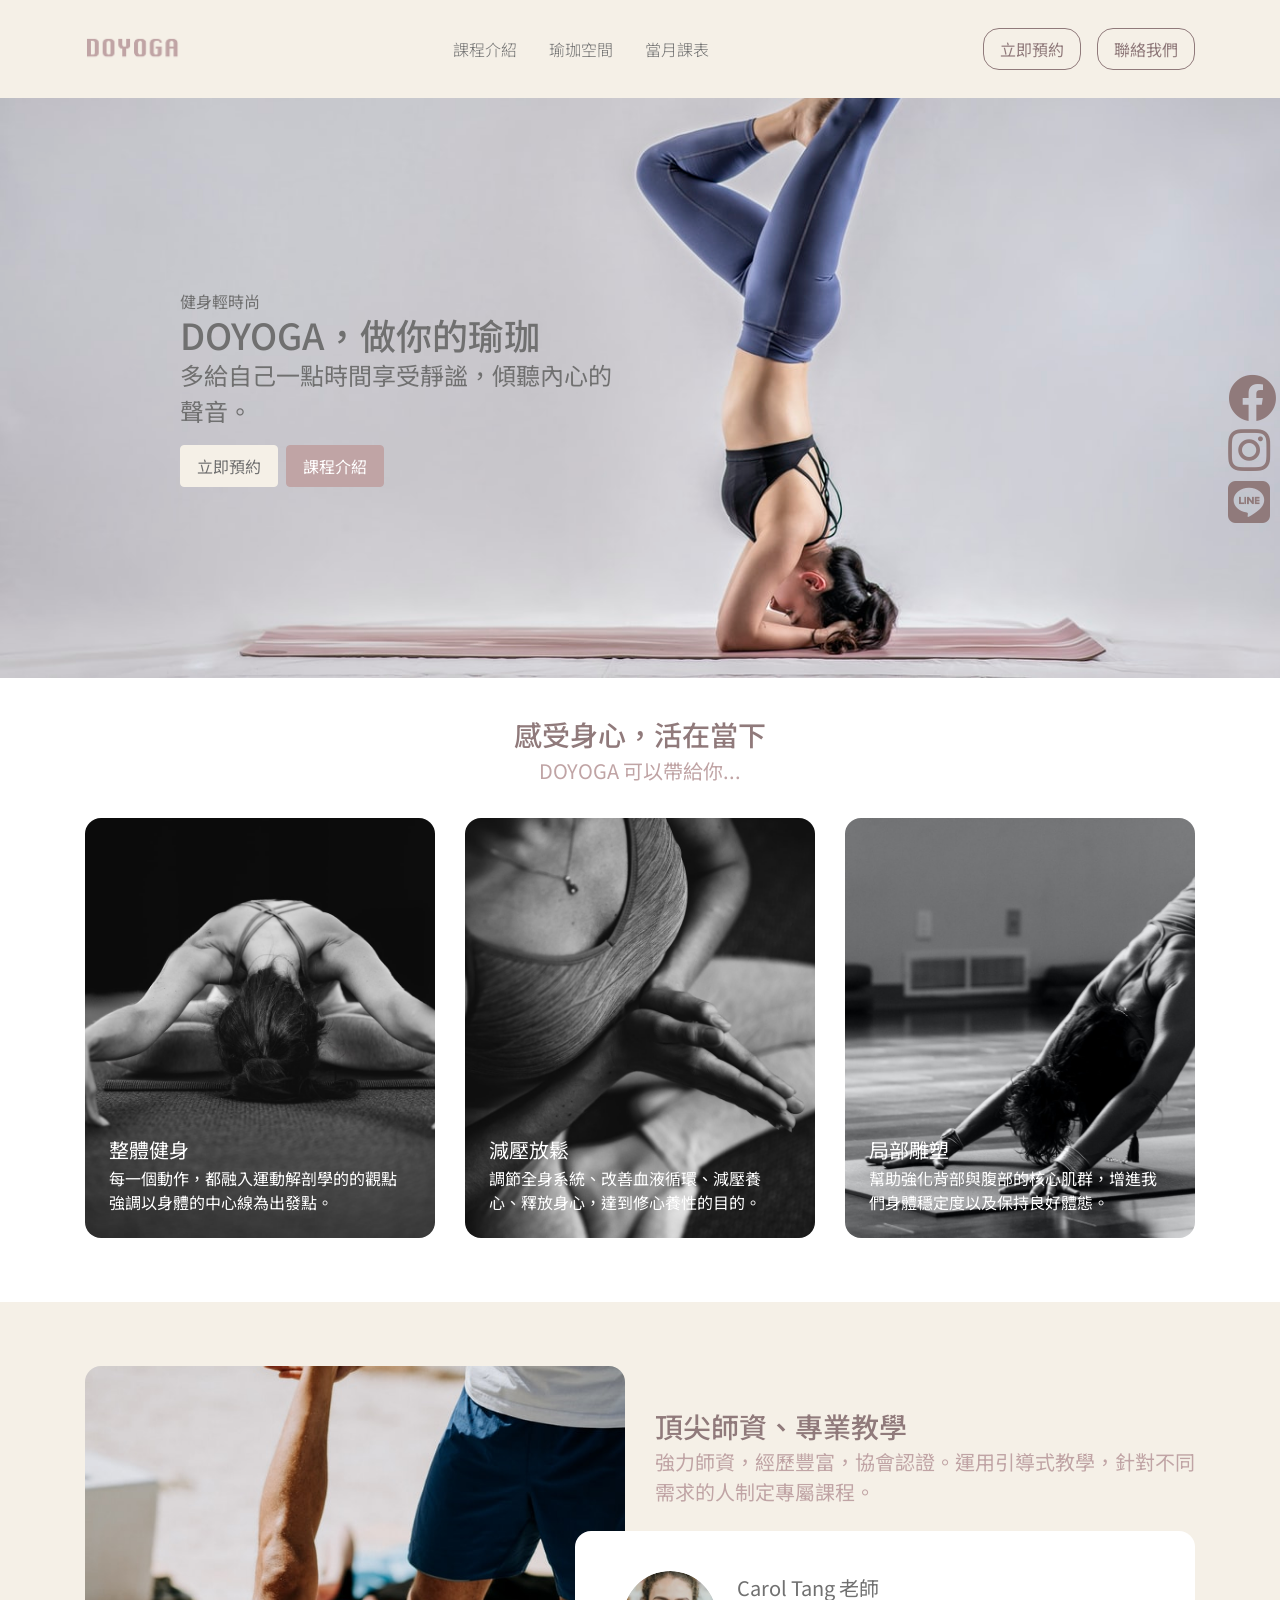
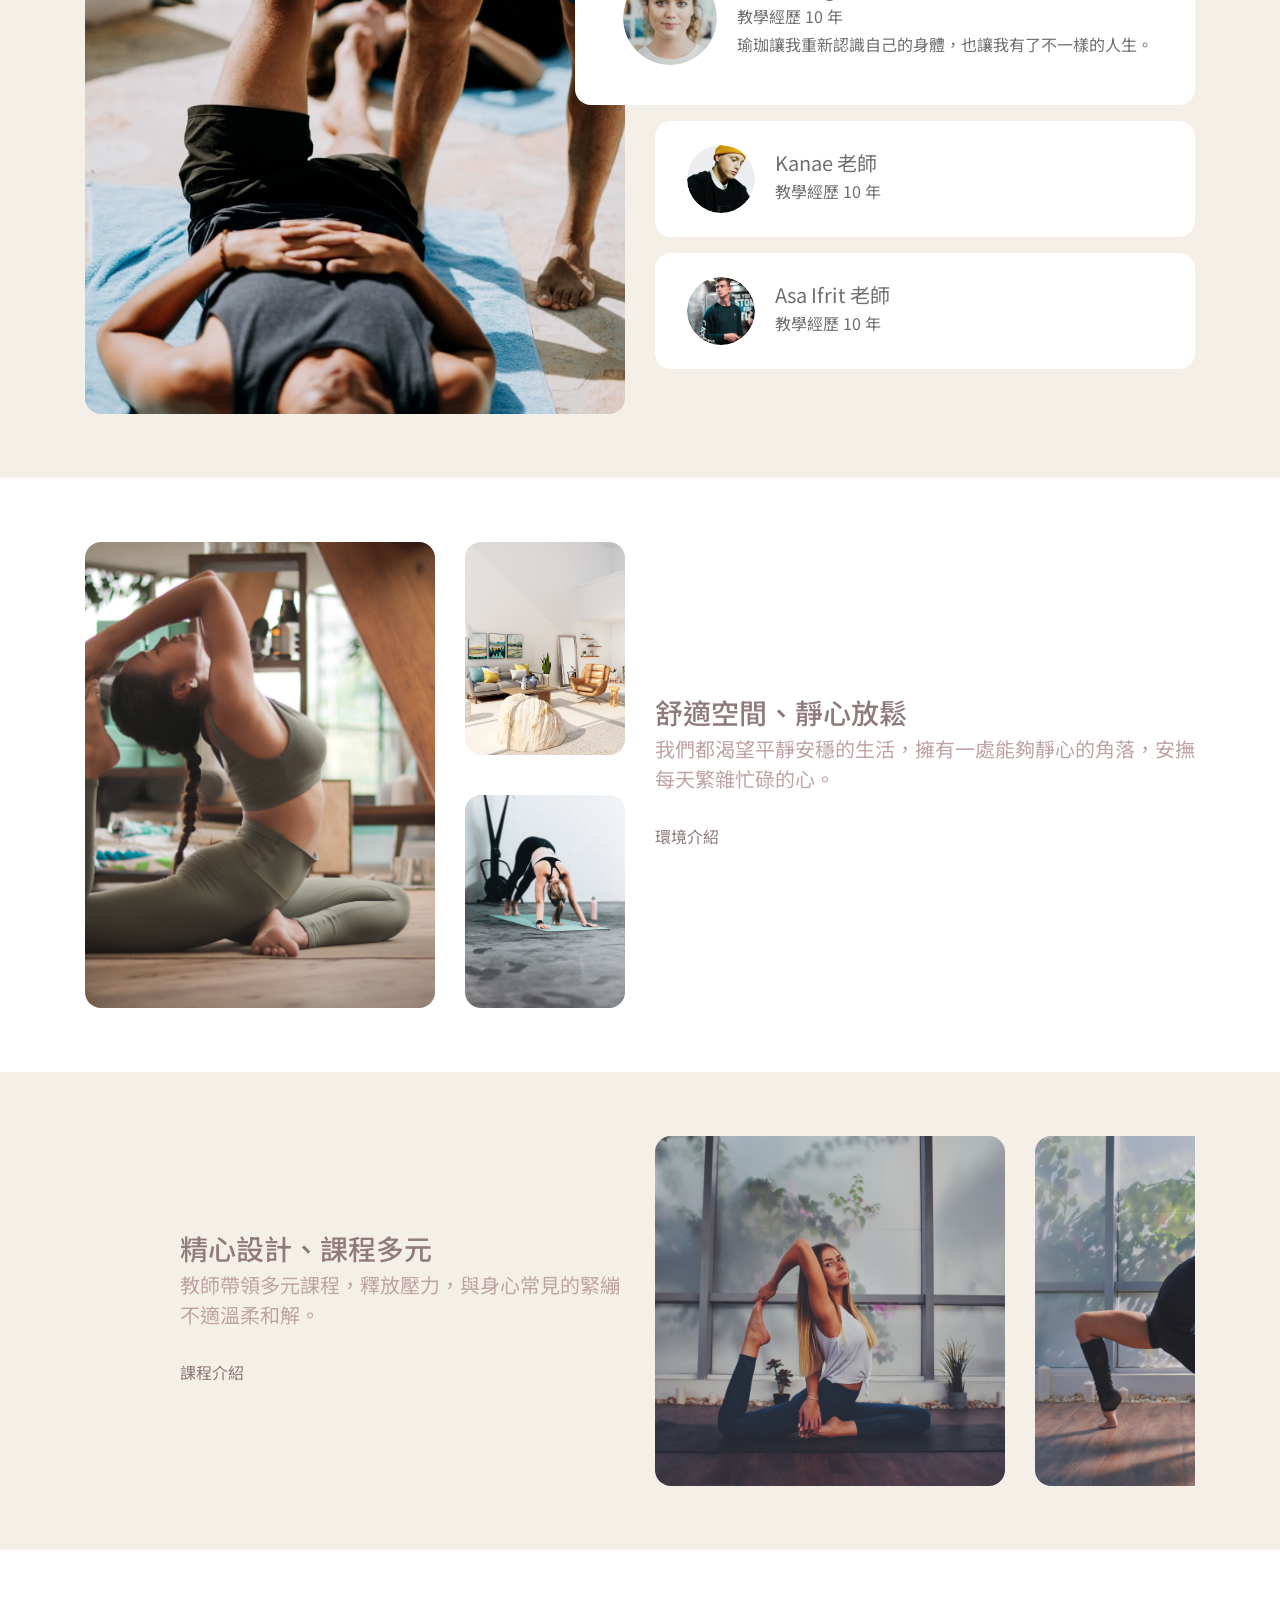
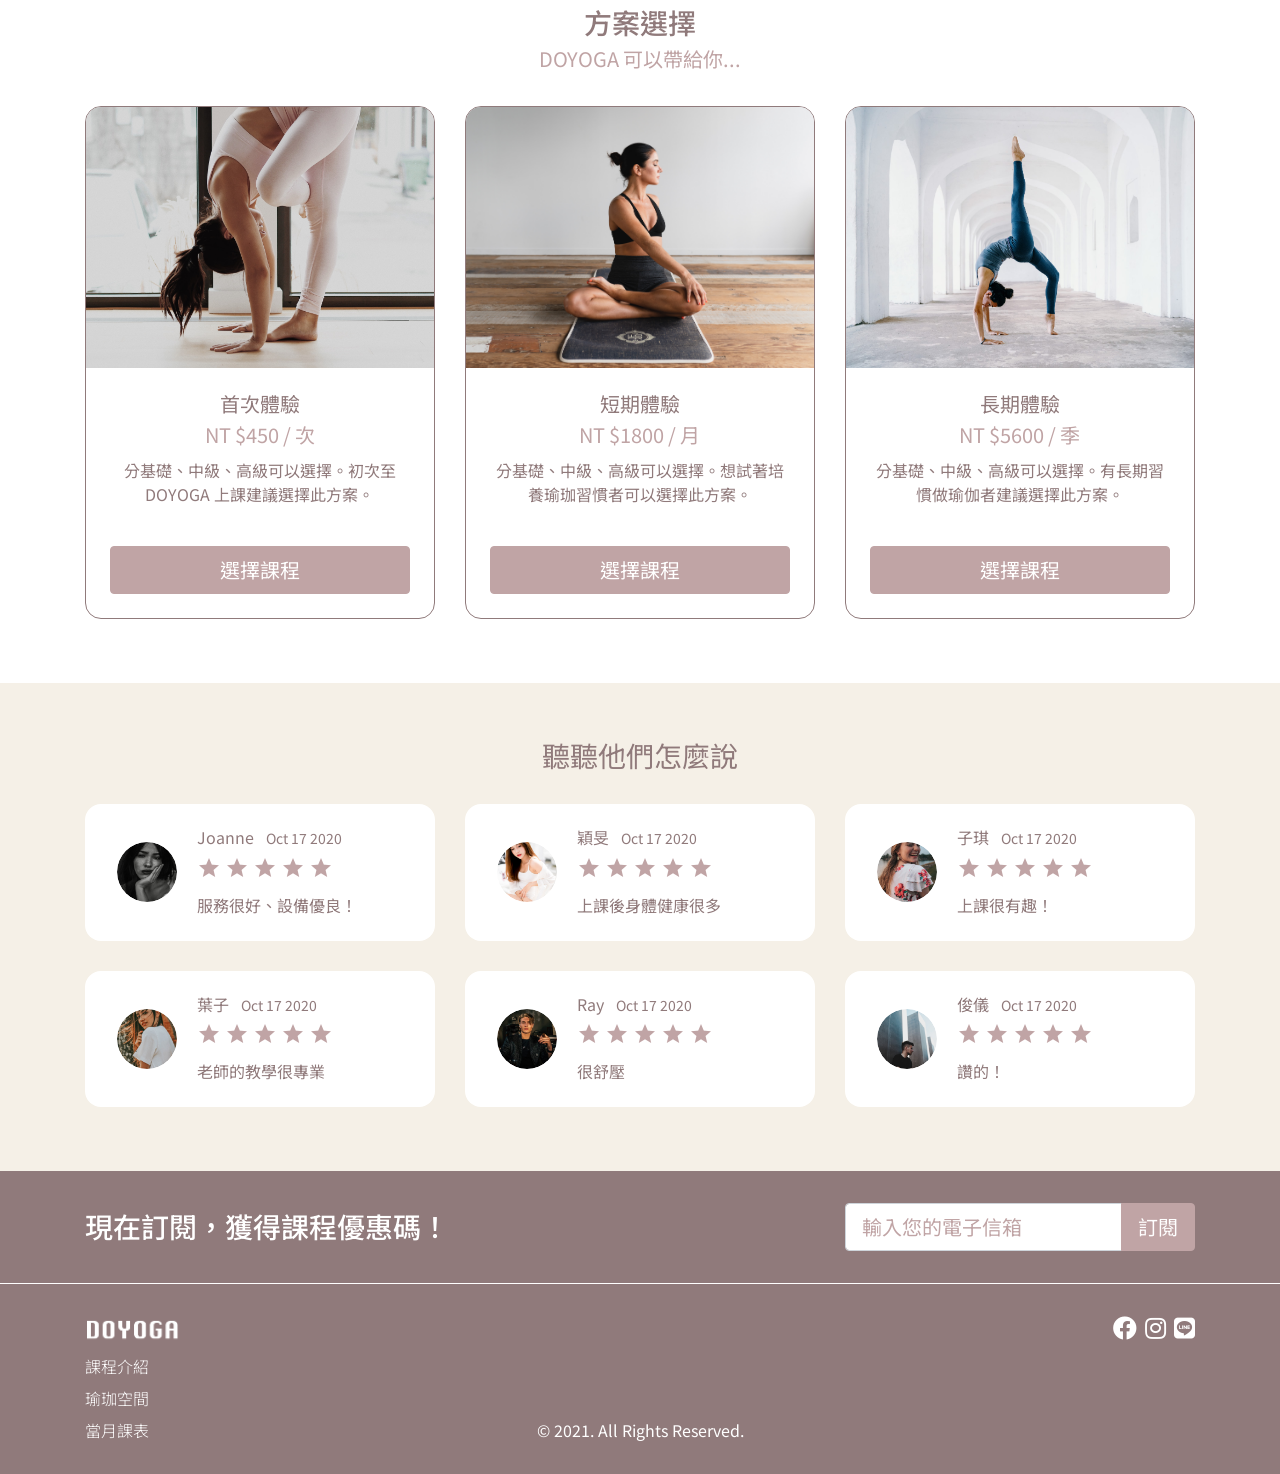
<file: index.html>
<!DOCTYPE html>
<html lang="en">

<head>
  <meta charset="UTF-8">
  <meta name="viewport" content="width=device-width, initial-scale=1.0 maximum-scale=1.0, user-scalable=no">
  <meta http-equiv="X-UA-Compatible" content="ie=edge">
  <title>DOYUGA - 首頁</title>
  <link rel="stylesheet" href="./assets/style/all.min.css">
  <link href="https://fonts.googleapis.com/css2?family=Material+Icons" rel="stylesheet">
  <link rel="stylesheet" href="https://cdnjs.cloudflare.com/ajax/libs/font-awesome/5.15.3/css/all.min.css">
  <link rel="stylesheet" href="https://unpkg.com/swiper/swiper-bundle.min.css" />
</head>

<body>
  
  <header class="navbar navbar-expand-xl bg-secondary py-6 py-md-7 sticky-top">
    <div class="container">
      <a href="/">
        <img src="assets/images/DOYOGA-logo.png" class="h-30p object-fit-cover" alt="logo" />
      </a>
      <button
        class="navbar-toggler p-0"
        type="button"
        data-bs-toggle="collapse"
        data-bs-target="#navbarContent"
        aria-controls="navbarContent"
        aria-expanded="false"
        aria-label="Toggle navigation"
      >
        <span class="material-icons text-primary-dark fs-2">
          menu
        </span>
      </button>
      <div class="collapse navbar-collapse" id="navbarContent">
        <ul class="navbar-nav mx-auto">
          <li class="nav-item">
            <a class="nav-link fw-light" href="javascript:void(0);">
              課程介紹
            </a>
          </li>
          <li class="nav-item">
            <a class="nav-link fw-light" href="javascript:void(0);">
              瑜珈空間
            </a>
          </li>
          <li class="nav-item">
            <a class="nav-link fw-light" href="javascript:void(0);">
              當月課表
            </a>
          </li>
        </ul>
        <form class="d-flex">
          <a class="btn btn-outline-primary-dark rounded-3 me-4" href="javascript:void(0);">
            立即預約
          </a>
          <a class="btn btn-outline-primary-dark rounded-3" href="javascript:void(0);">
            聯絡我們
          </a>
        </form>
      </div>
    </div>
  </header>

  <main>
    
<section class="position-relative">
  <img
    src="assets/images/photo-1612157777902-5382bc6e864b.jpeg"
    class="position-absolute w-100 h-100 object-fit-cover object-position-bottom"
    alt="banner"
  />
  <div class="container position-relative">
    <div class="row h-580p">
      <div class="col-xl-5 col-md-8 offset-xl-1 align-self-center text-gray">
        <p>健身輕時尚</p>
        <h1 class="fw-medium">DOYOGA，做你的瑜珈</h1>
        <p class="fs-4 mb-4">多給自己一點時間享受靜謐，傾聽內心的聲音。</p>
        <div class="d-flex justify-content-start">
          <a href="javascript:void(0);" class="btn btn-secondary me-2 text-gray">立即預約</a>
          <a href="javascript:void(0);" class="btn btn-primary text-white">課程介紹</a>
        </div>
      </div>
    </div>
  </div>
</section>
<section class="pt-8 pb-12 pt-xl-10 pb-xl-16">
  <div class="container">
    <div class="text-center mb-6 mb-md-8">
      <h3 class="fw-medium text-primary-dark mb-1">感受身心，活在當下</h3>
      <p class="fs-5 text-primary">DOYOGA 可以帶給你...</p>
    </div>
    <ul class="list-unstyled row row-cols-1 row-cols-md-3 gy-4">
      <li class="col">
        <div class="position-relative">
          <img
            src="assets/images/photo-1593810450967-f9c42742e326.jpeg"
            alt=""
            class="w-100 object-fit-cover ratio-5x6 rounded-3"
          />
          <div class="position-absolute bottom-0 text-white p-6 p-md-4 p-xl-6">
            <h5 class="mb-1">整體健身</h5>
            <p>每一個動作，都融入運動解剖學的的觀點強調以身體的中心線為出發點。</p>
          </div>
        </div>
      </li>
      <li class="col">
        <div class="position-relative">
          <img
            src="assets/images/photo-1593810451137-5dc55105dace.jpeg"
            alt=""
            class="w-100 object-fit-cover ratio-5x6 rounded-3"
          />
          <div class="position-absolute bottom-0 text-white p-6 p-md-4 p-xl-6">
            <h5 class="mb-1">減壓放鬆</h5>
            <p>調節全身系統、改善血液循環、減壓養心、釋放身心，達到修心養性的目的。</p>
          </div>
        </div>
      </li>
      <li class="col">
        <div class="position-relative">
          <img
            src="assets/images/photo-1599901860904-17e6ed7083a0.jpeg"
            alt=""
            class="w-100 object-fit-cover ratio-5x6 rounded-3"
          />
          <div class="position-absolute bottom-0 text-white p-6 p-md-4 p-xl-6">
            <h5 class="mb-1">局部雕塑</h5>
            <p>幫助強化背部與腹部的核心肌群，增進我們身體穩定度以及保持良好體態。</p>
          </div>
        </div>
      </li>
    </ul>
  </div>
</section>
<section class="bg-secondary pt-8 pb-12 py-xl-16">
  <div class="container">
    <div class="row">
      <div class="col-6 d-none d-xl-block">
        <img
          src="assets/images/photo-1540206276207-3af25c08abc4.jpeg"
          class="w-100 ratio-5x6 object-fit-cover rounded-3"
          alt=""
        />
      </div>
      <div class="col-12 col-xl-6 my-auto text-xl-start text-center">
        <h3 class="fw-medium text-primary-dark mb-1">
          頂尖師資、專業教學
        </h3>
        <p class="fs-5 text-primary mb-6 col-md-8 col-xl-12 offset-md-2 offset-xl-0">
          強力師資，經歷豐富，協會認證。運用引導式教學，針對不同需求的人制定專屬課程。
        </p>
        <ul class="list-unstyled row row-cols-1 gy-4 justify-content-end">
          <li class="col-12 col-md-11 col-xl-12 text-start">
            <div
              class="
              bg-white
              rounded-3
              d-flex
              align-items-center
              p-4
              py-md-10
              ps-md-12
              pe-md-0
              ms-xl-n20"
            >
              <img
                src="assets/images/teacher-1.png"
                class="w-48p w-md-94p ratio-1 object-fit-cover rounded-circle me-4 me-md-5"
                alt=""
              />
              <div class="text-gray">
                <h5 class="mb-1">Carol Tang 老師</h5>
                <p class="mb-1">教學經歷 10 年</p>
                <p class="mb-1">瑜珈讓我重新認識自己的身體，也讓我有了不一樣的人生。</p>
              </div>
            </div>
          </li>
          <li class="col-12 col-md-10 col-xl-12">
            <div class="bg-white rounded-3 d-flex align-items-center p-4 py-md-6 ps-md-8 pe-md-0">
              <img
                src="assets/images/teacher-2.png"
                class="w-48p w-md-68p ratio-1 object-fit-cover rounded-circle me-4 me-md-5"
                alt=""
              />
              <div class="text-gray">
                <h5 class="mb-1">Kanae 老師</h5>
                <p class="mb-1">教學經歷 10 年</p>
              </div>
            </div>
          </li>
          <li class="col-12 col-md-10 col-xl-12">
            <div class="bg-white rounded-3 d-flex align-items-center p-4 py-md-6 ps-md-8 pe-md-0">
              <img
                src="assets/images/teacher-3.png"
                class="w-48p w-md-68p ratio-1 object-fit-cover rounded-circle me-4 me-md-5"
                alt=""
              />
              <div class="text-gray">
                <h5 class="mb-1">Asa Ifrit 老師</h5>
                <p class="mb-1">教學經歷 10 年</p>
              </div>
            </div>
          </li>
        </ul>
      </div>
    </div>
  </div>
</section>
<section class="py-12 py-md-14 py-xl-16">
  <div class="container">
    <div class="row gy-4">
      <div class="col-6 col-md-4 order-2 order-md-1">
        <img
          src="assets/images/carl-barcelo-nqUHQkuVj3c-unsplash.jpg"
          class="w-100 ratio-3x4 object-fit-cover rounded-3"
          alt=""
        />
      </div>
      <div class="col-6 col-md-2 d-flex flex-column justify-content-between order-3 order-md-2">
        <div>
          <img
            src="assets/images/white-round-table-near-brown-wooden-chair.jpg"
            class="w-100 ratio-3x4 object-fit-cover rounded-3 mb-auto"
            alt=""
          />
        </div>
        <div class="d-none d-md-block">
          <img
            src="assets/images/woman-in-black-sports-bra-and-blue-denim-jeans-doing-yoga.jpg"
            class="w-100 ratio-3x4 object-fit-cover rounded-3"
            alt=""
          />
        </div>
      </div>
      <div class="col-12 col-md-6 d-flex flex-column justify-content-center order-1 order-md-3">
        <h3 class="fw-medium text-primary-dark mb-1">
          舒適空間、靜心放鬆
        </h3>
        <p class="fs-5 text-primary mb-4 mb-xl-6">
          我們都渴望平靜安穩的生活，擁有一處能夠靜心的角落，安撫每天繁雜忙碌的心。
        </p>
        <div>
          <a class="link-primary-dark d-flex align-items-center" href="javascript:void(0);">
            環境介紹 <span class="material-icons lh-inherit ms-2">arrow_right_alt</span>
          </a>
        </div>
      </div>
    </div>
  </div>
</section>
<section class="bg-secondary py-12 py-md-14 py-xl-16">
  <div class="container">
    <div class="row gy-4">
      <div class="col-12 col-md-6 col-xl-5 offset-xl-1 d-flex flex-column justify-content-center">
        <h3 class="fw-medium text-primary-dark mb-1">
          精心設計、課程多元
        </h3>
        <p class="fs-5 text-primary mb-4 mb-xl-6">
          教師帶領多元課程，釋放壓力，與身心常見的緊繃不適溫柔和解。
        </p>
        <div>
          <a class="link-primary-dark d-flex align-items-center" href="javascript:void(0);">
            課程介紹 <span class="material-icons lh-inherit ms-2">arrow_right_alt</span>
          </a>
        </div>
      </div>
      <div class="col-12 col-md-6 d-xl-none">
        <ul class="list-unstyled row gy-4 gy-md-6 gx-15p gx-md-30p">
          <li class="col-6">
            <img
              src="assets/images/course-1.jpg"
              class="w-100 ratio-1x1 object-fit-cover rounded-3"
              alt=""
            />
          </li>
          <li class="col-6">
            <img
              src="assets/images/course-2.jpg"
              class="w-100 ratio-1x1 object-fit-cover rounded-3"
              alt=""
            />
          </li>
          <li class="col-6">
            <img
              src="assets/images/course-3.jpg"
              class="w-100 ratio-1x1 object-fit-cover rounded-3"
              alt=""
            />
          </li>
          <li class="col-6">
            <img
              src="assets/images/plan-1.jpg"
              class="w-100 ratio-1x1 object-fit-cover rounded-3"
              alt=""
            />
          </li>
        </ul>
      </div>
      <div class="col-6 d-none d-xl-block">
        <div class="swiper courseSwiper">
          <div class="swiper-wrapper">
            <div class="swiper-slide">
              <img
                src="assets/images/course-1.jpg"
                class="w-100 ratio-1x1 object-fit-cover rounded-3"
                alt=""
              />
            </div>
            <div class="swiper-slide">
              <img
                src="assets/images/course-2.jpg"
                class="w-100 ratio-1x1 object-fit-cover rounded-3"
                alt=""
              />
            </div>
            <div class="swiper-slide">
              <img
                src="assets/images/course-3.jpg"
                class="w-100 ratio-1x1 object-fit-cover rounded-3"
                alt=""
              />
            </div>
            <div class="swiper-slide">
              <img
                src="assets/images/plan-1.jpg"
                class="w-100 ratio-1x1 object-fit-cover rounded-3"
                alt=""
              />
            </div>
          </div>
        </div>
      </div>
    </div>
  </div>
</section>
<section class="pt-8 pb-12 pt-md-10 pt-md-14 pb-xl-16">
  <div class="container">
    <div class="text-center">
      <h3 class="fw-medium text-primary-dark mb-1">方案選擇</h3>
      <p class="fs-5 text-primary mb-6 mb-xl-8">DOYOGA 可以帶給你...</p>
    </div>
    <ul class="list-unstyled row row-cols-1 row-cols-xl-3 gy-6">
      <li class="col">
        <div class="card border-primary-dark overflow-hidden">
          <div class="row g-0">
            <div class="col-md-6 col-xl-12">
              <img
                src="assets/images/plan-1.jpg"
                class="ratio-4x3 object-fit-cover"
                alt=""
              />
            </div>
            <div class="card-body p-6 text-center col-md-6 col-xl-12">
              <h5 class="text-primary-dark mb-1">首次體驗</h5>
              <p class="fs-5 text-primary mb-2">NT $450 / 次</p>
              <p class="text-primary-dark mb-10 mb-md-6 mb-xl-10">
                分基礎、中級、高級可以選擇。初次至 DOYOGA 上課建議選擇此方案。
              </p>
              <a href="javascript:void(0);" class="btn btn-primary fs-5 py-2 w-100 text-white">
                選擇課程
              </a>
            </div>
          </div>
        </div>
      </li>
      <li class="col">
        <div class="card border-primary-dark overflow-hidden">
          <div class="row g-0">
            <div class="col-md-6 col-xl-12">
              <img
                src="assets/images/plan-2.jpg"
                class="ratio-4x3 object-fit-cover"
                alt=""
              />
            </div>
            <div class="card-body p-6 text-center col-md-6 col-xl-12">
              <h5 class="text-primary-dark mb-1">短期體驗</h5>
              <p class="fs-5 text-primary mb-2">NT $1800 / 月</p>
              <p class="text-primary-dark mb-10 mb-md-6 mb-xl-10">
                分基礎、中級、高級可以選擇。想試著培養瑜珈習慣者可以選擇此方案。
              </p>
              <a href="javascript:void(0);" class="btn btn-primary fs-5 py-2 w-100 text-white">
                選擇課程
              </a>
            </div>
          </div>
        </div>
      </li>
      <li class="col">
        <div class="card border-primary-dark overflow-hidden">
          <div class="row g-0">
            <div class="col-md-6 col-xl-12">
              <img
                src="assets/images/plan-3.jpg"
                class="ratio-4x3 object-fit-cover"
                alt=""
              />
            </div>
            <div class="card-body p-6 text-center col-md-6 col-xl-12">
              <h5 class="text-primary-dark mb-1">長期體驗</h5>
              <p class="fs-5 text-primary mb-2">NT $5600 / 季</p>
              <p class="text-primary-dark mb-10 mb-md-6 mb-xl-10">
                分基礎、中級、高級可以選擇。有長期習慣做瑜伽者建議選擇此方案。
              </p>
              <a href="javascript:void(0);" class="btn btn-primary fs-5 py-2 w-100 text-white">
                選擇課程
              </a>
            </div>
          </div>
        </div>
      </li>
    </ul>
  </div>
</section>
<section class="bg-secondary pt-8 pb-12 pt-md-10 pt-md-14 pb-xl-16">
  <div class="container">
    <div class="text-center mb-8">
      <h3 class="text-primary-dark">聽聽他們怎麼說</h3>
    </div>
    <div class="swiper commentSwiper">
      <div class="swiper-wrapper">
        <div class="swiper-slide">
          <div class="bg-white rounded-3 p-4 px-md-8 py-md-6">
            <div class="d-flex align-items-center gap-5">
              <div class="col-2 col-md-auto">
                <img src="assets/images/user-1.png" alt="" class="w-100 object-fit-cover ratio-1x1 rounded-circle">
              </div>
              <div>
                <h6 class="mb-2 text-primary-dark">
                  Joanne <span class="small ms-2">Oct 17 2020</span>
                </h6>
                <div class="text-primary mb-2">
                  <span class="material-icons">star</span>
                  <span class="material-icons">star</span>
                  <span class="material-icons">star</span>
                  <span class="material-icons">star</span>
                  <span class="material-icons">star</span>
                </div>
                <p class="text-primary-dark">服務很好、設備優良！</p>
              </div>
            </div>
          </div>
        </div>
        <div class="swiper-slide">
          <div class="bg-white rounded-3 p-4 px-md-8 py-md-6">
            <div class="d-flex align-items-center gap-5">
              <div class="col-2 col-md-auto">
                <img src="assets/images/user-2.png" alt="" class="w-100 object-fit-cover ratio-1x1 rounded-circle">
              </div>
              <div>
                <h6 class="mb-2 text-primary-dark">
                  穎旻 <span class="small ms-2">Oct 17 2020</span>
                </h6>
                <div class="text-primary mb-2">
                  <span class="material-icons">star</span>
                  <span class="material-icons">star</span>
                  <span class="material-icons">star</span>
                  <span class="material-icons">star</span>
                  <span class="material-icons">star</span>
                </div>
                <p class="text-primary-dark">上課後身體健康很多</p>
              </div>
            </div>
          </div>
        </div>
        <div class="swiper-slide">
          <div class="bg-white rounded-3 p-4 px-md-8 py-md-6">
            <div class="d-flex align-items-center gap-5">
              <div class="col-2 col-md-auto">
                <img src="assets/images/user-3.png" alt="" class="w-100 object-fit-cover ratio-1x1 rounded-circle">
              </div>
              <div>
                <h6 class="mb-2 text-primary-dark">
                  子琪 <span class="small ms-2">Oct 17 2020</span>
                </h6>
                <div class="text-primary mb-2">
                  <span class="material-icons">star</span>
                  <span class="material-icons">star</span>
                  <span class="material-icons">star</span>
                  <span class="material-icons">star</span>
                  <span class="material-icons">star</span>
                </div>
                <p class="text-primary-dark">上課很有趣！</p>
              </div>
            </div>
          </div>
        </div>
        <div class="swiper-slide">
          <div class="bg-white rounded-3 p-4 px-md-8 py-md-6">
            <div class="d-flex align-items-center gap-5">
              <div class="col-2 col-md-auto">
                <img src="assets/images/user-4.png" alt="" class="w-100 object-fit-cover ratio-1x1 rounded-circle">
              </div>
              <div>
                <h6 class="mb-2 text-primary-dark">
                  葉子 <span class="small ms-2">Oct 17 2020</span>
                </h6>
                <div class="text-primary mb-2">
                  <span class="material-icons">star</span>
                  <span class="material-icons">star</span>
                  <span class="material-icons">star</span>
                  <span class="material-icons">star</span>
                  <span class="material-icons">star</span>
                </div>
                <p class="text-primary-dark">老師的教學很專業</p>
              </div>
            </div>
          </div>
        </div>
        <div class="swiper-slide">
          <div class="bg-white rounded-3 p-4 px-md-8 py-md-6">
            <div class="d-flex align-items-center gap-5">
              <div class="col-2 col-md-auto">
                <img src="assets/images/user-5.png" alt="" class="w-100 object-fit-cover ratio-1x1 rounded-circle">
              </div>
              <div>
                <h6 class="mb-2 text-primary-dark">
                  Ray <span class="small ms-2">Oct 17 2020</span>
                </h6>
                <div class="text-primary mb-2">
                  <span class="material-icons">star</span>
                  <span class="material-icons">star</span>
                  <span class="material-icons">star</span>
                  <span class="material-icons">star</span>
                  <span class="material-icons">star</span>
                </div>
                <p class="text-primary-dark">很舒壓</p>
              </div>
            </div>
          </div>
        </div>
        <div class="swiper-slide">
          <div class="bg-white rounded-3 p-4 px-md-8 py-md-6">
            <div class="d-flex align-items-center gap-5">
              <div class="col-2 col-md-auto">
                <img src="assets/images/user-6.png" alt="" class="w-100 object-fit-cover ratio-1x1 rounded-circle">
              </div>
              <div>
                <h6 class="mb-2 text-primary-dark">
                  俊儀 <span class="small ms-2">Oct 17 2020</span>
                </h6>
                <div class="text-primary mb-2">
                  <span class="material-icons">star</span>
                  <span class="material-icons">star</span>
                  <span class="material-icons">star</span>
                  <span class="material-icons">star</span>
                  <span class="material-icons">star</span>
                </div>
                <p class="text-primary-dark">讚的！</p>
              </div>
            </div>
          </div>
        </div>
      </div>
      <div class="d-flex justify-content-between d-md-none">
        <div class="swiper-button-prev"><span class="material-icons fs-2">west</span></div>
        <div class="swiper-button-next"><span class="material-icons fs-2">east</span></div>
      </div>
    </div>
  </div>
</section>
  </main>
  
  
  <footer class="bg-primary-dark text-white">
    <section class="border-bottom border-white py-8">
      <div class="container">
        <div class="row">
          <div class="col-12 col-xl-6 mb-2 mb-xl-0 d-flex align-items-center">
            <h4 class="fw-medium fs-md-3">現在訂閱，獲得課程優惠碼！</h4>
          </div>
          <div class="col-12 col-md-6 col-xl-4 offset-xl-2">
            <div class="input-group">
              <input type="text" class="form-control fs-5" placeholder="輸入您的電子信箱" />
              <button class="btn btn-primary text-white fs-5" type="button">訂閱</button>
            </div>
          </div>
        </div>
      </div>
    </section>
    <section class="py-8">
      <div class="container position-relative">
        <div class="d-flex justify-content-between">
          <ul class="list-unstyled">
            <li class="mb-2">
              <img src="assets/images/DOYOGA.png" class="h-30p object-fit-cover" alt="logo" />
            </li>
            <li class="mb-2">
              <a class="text-white fw-light" href="javascript:void(0);">課程介紹</a>
            </li>
            <li class="mb-2">
              <a class="text-white fw-light" href="javascript:void(0);">瑜珈空間</a>
            </li>
            <li>
              <a class="text-white fw-light" href="javascript:void(0);">當月課表</a>
            </li>
          </ul>
          <ul class="list-unstyled d-flex">
            <li class="me-2">
              <a href="javascript:void(0);" class="text-white">
                <i class="fab fa-facebook fs-4"></i>
              </a>
            </li>
            <li class="me-2">
              <a href="javascript:void(0);" class="text-white">
                <i class="fab fa-instagram fs-4"></i>
              </a>
            </li>
            <li>
              <a href="javascript:void(0);" class="text-white">
                <i class="fab fa-line fs-4"></i>
              </a>
            </li>
          </ul>
        </div>
        <p class="mb-0 position-md-absolute bottom-0 start-50 translate-middle-md-x mt-2">
          © 2021. All Rights Reserved.
        </p>
      </div>
    </section>
  </footer>
  <nav class="position-fixed top-50 end-0 translate-middle-y me-1 d-none d-xl-block">
    <ul class="list-unstyled mb-0">
      <li class="mb-1"><a href="javascript:void(0);"><i class="fab fa-facebook text-primary-dark fs-lg"></i></a></li>
      <li class="mb-1"><a href="javascript:void(0);"><i class="fab fa-instagram text-primary-dark fs-lg"></i></li>
      <li><a href="javascript:void(0);"><i class="fab fa-line text-primary-dark fs-lg"></i></a></li>
    </ul>
  </nav>

  <script src="./assets/js/vendors.js"></script>
  <script src="./assets/js/all.js"></script>
  <script src="https://unpkg.com/swiper/swiper-bundle.min.js"></script>
</body>

</html>
</file>
